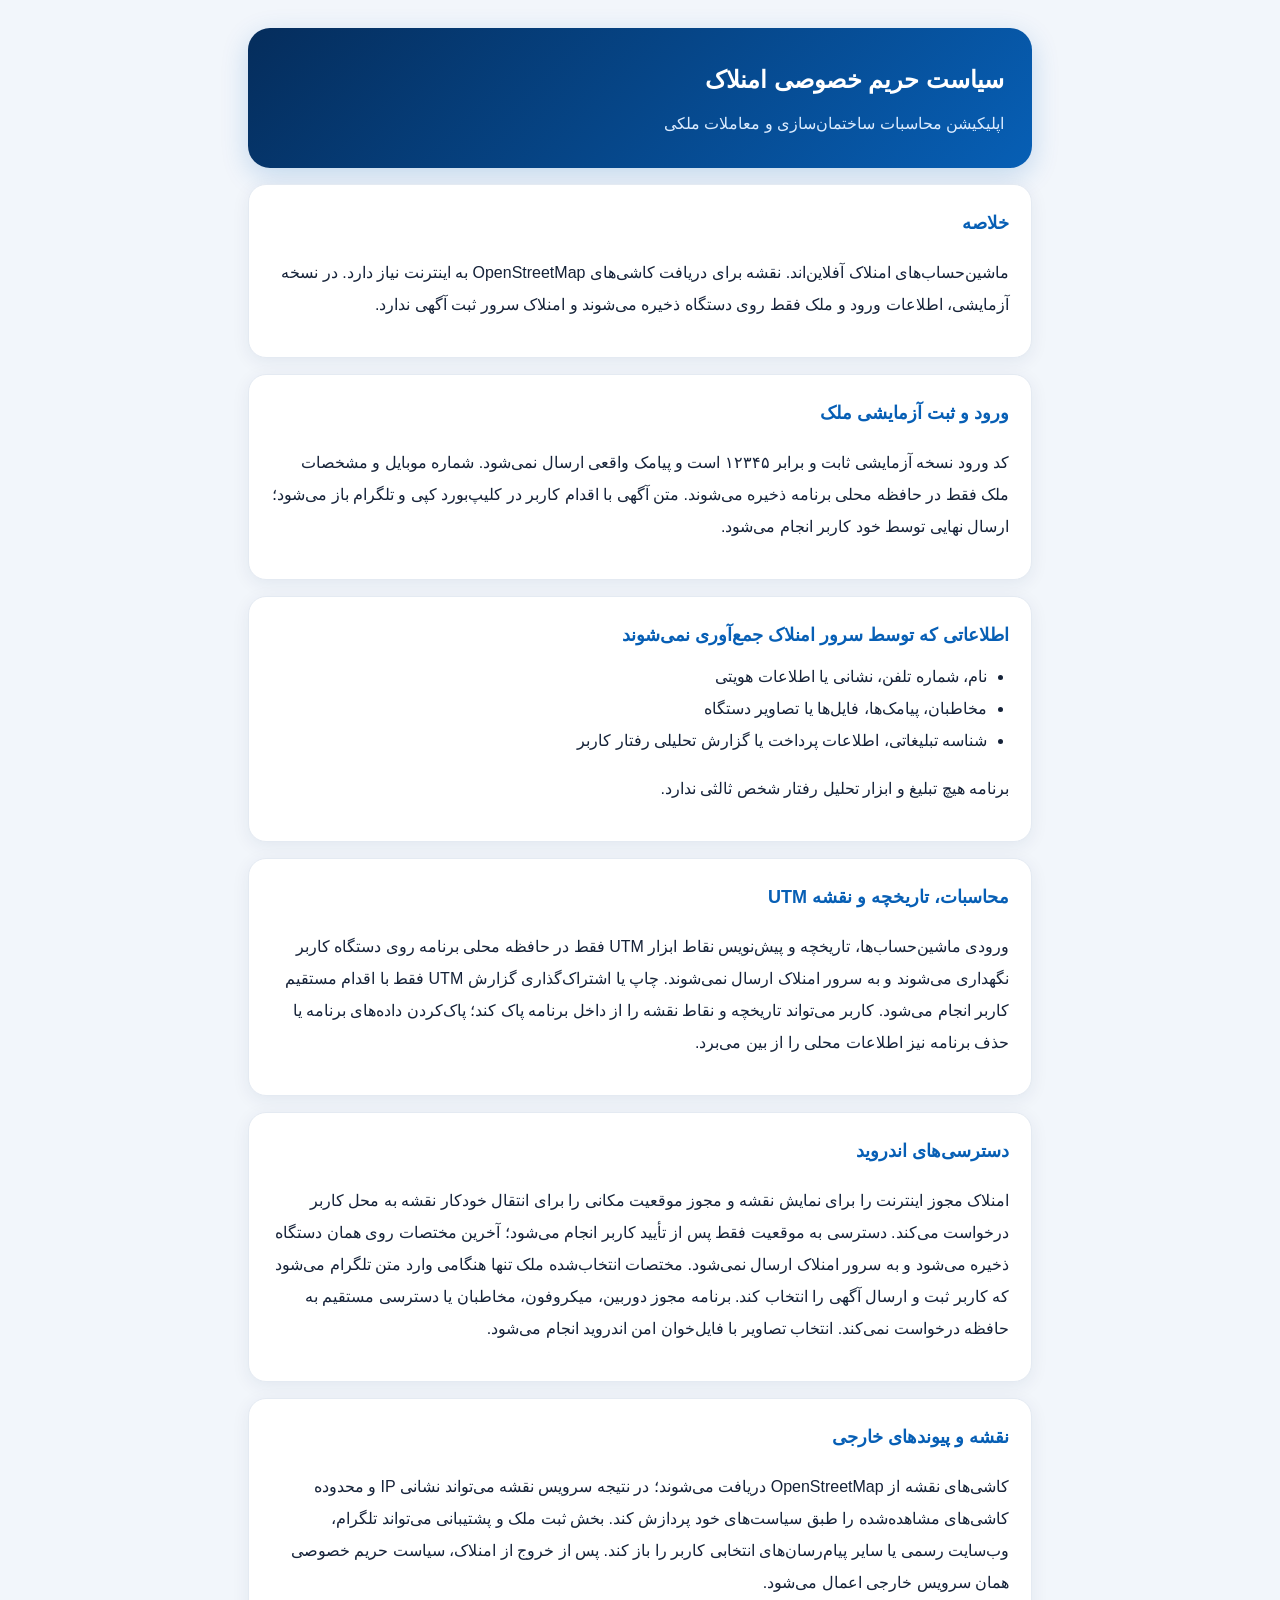
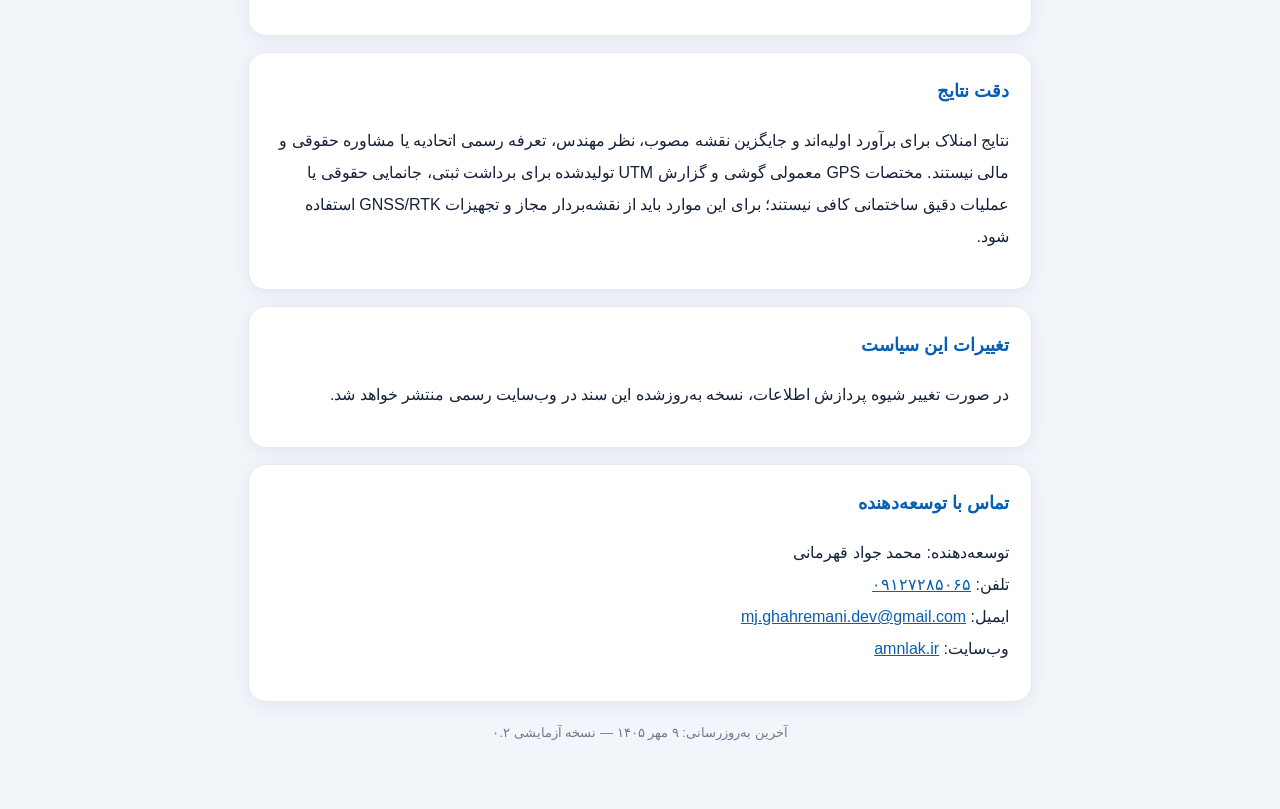
<file: store-assets/privacy-policy-fa.html>
<!doctype html>
<html lang="fa" dir="rtl">
<head>
<meta charset="utf-8">
<meta name="viewport" content="width=device-width,initial-scale=1">
<title>سیاست حریم خصوصی امنلاک</title>
<style>
*{box-sizing:border-box}body{margin:0;background:#f2f6fb;color:#152238;font-family:Tahoma,Arial,sans-serif;line-height:2}.wrap{max-width:820px;margin:0 auto;padding:28px 18px 50px}.head{background:linear-gradient(135deg,#052d5c,#075fb5);color:#fff;border-radius:22px;padding:28px;box-shadow:0 8px 28px #075fb533}.head h1{margin:0 0 4px}.head p{margin:0;color:#dcecff}.card{background:#fff;border:1px solid #e4eaf2;border-radius:18px;padding:20px 22px;margin-top:16px;box-shadow:0 4px 18px #0b2d5a12}.card h2{font-size:18px;margin:0 0 8px;color:#075fb5}.card ul{margin:4px 0;padding-right:22px}a{color:#075fb5}.date{font-size:13px;color:#6b7a90;margin-top:18px;text-align:center}</style>
</head>
<body><main class="wrap">
<section class="head"><h1>سیاست حریم خصوصی امنلاک</h1><p>اپلیکیشن محاسبات ساختمان‌سازی و معاملات ملکی</p></section>
<section class="card"><h2>خلاصه</h2><p>ماشین‌حساب‌های امنلاک آفلاین‌اند. نقشه برای دریافت کاشی‌های OpenStreetMap به اینترنت نیاز دارد. در نسخه آزمایشی، اطلاعات ورود و ملک فقط روی دستگاه ذخیره می‌شوند و امنلاک سرور ثبت آگهی ندارد.</p></section>
<section class="card"><h2>ورود و ثبت آزمایشی ملک</h2><p>کد ورود نسخه آزمایشی ثابت و برابر ۱۲۳۴۵ است و پیامک واقعی ارسال نمی‌شود. شماره موبایل و مشخصات ملک فقط در حافظه محلی برنامه ذخیره می‌شوند. متن آگهی با اقدام کاربر در کلیپ‌بورد کپی و تلگرام باز می‌شود؛ ارسال نهایی توسط خود کاربر انجام می‌شود.</p></section>
<section class="card"><h2>اطلاعاتی که توسط سرور امنلاک جمع‌آوری نمی‌شوند</h2><ul><li>نام، شماره تلفن، نشانی یا اطلاعات هویتی</li><li>مخاطبان، پیامک‌ها، فایل‌ها یا تصاویر دستگاه</li><li>شناسه تبلیغاتی، اطلاعات پرداخت یا گزارش تحلیلی رفتار کاربر</li></ul><p>برنامه هیچ تبلیغ و ابزار تحلیل رفتار شخص ثالثی ندارد.</p></section>
<section class="card"><h2>محاسبات، تاریخچه و نقشه UTM</h2><p>ورودی ماشین‌حساب‌ها، تاریخچه و پیش‌نویس نقاط ابزار UTM فقط در حافظه محلی برنامه روی دستگاه کاربر نگهداری می‌شوند و به سرور امنلاک ارسال نمی‌شوند. چاپ یا اشتراک‌گذاری گزارش UTM فقط با اقدام مستقیم کاربر انجام می‌شود. کاربر می‌تواند تاریخچه و نقاط نقشه را از داخل برنامه پاک کند؛ پاک‌کردن داده‌های برنامه یا حذف برنامه نیز اطلاعات محلی را از بین می‌برد.</p></section>
<section class="card"><h2>دسترسی‌های اندروید</h2><p>امنلاک مجوز اینترنت را برای نمایش نقشه و مجوز موقعیت مکانی را برای انتقال خودکار نقشه به محل کاربر درخواست می‌کند. دسترسی به موقعیت فقط پس از تأیید کاربر انجام می‌شود؛ آخرین مختصات روی همان دستگاه ذخیره می‌شود و به سرور امنلاک ارسال نمی‌شود. مختصات انتخاب‌شده ملک تنها هنگامی وارد متن تلگرام می‌شود که کاربر ثبت و ارسال آگهی را انتخاب کند. برنامه مجوز دوربین، میکروفون، مخاطبان یا دسترسی مستقیم به حافظه درخواست نمی‌کند. انتخاب تصاویر با فایل‌خوان امن اندروید انجام می‌شود.</p></section>
<section class="card"><h2>نقشه و پیوندهای خارجی</h2><p>کاشی‌های نقشه از OpenStreetMap دریافت می‌شوند؛ در نتیجه سرویس نقشه می‌تواند نشانی IP و محدوده کاشی‌های مشاهده‌شده را طبق سیاست‌های خود پردازش کند. بخش ثبت ملک و پشتیبانی می‌تواند تلگرام، وب‌سایت رسمی یا سایر پیام‌رسان‌های انتخابی کاربر را باز کند. پس از خروج از امنلاک، سیاست حریم خصوصی همان سرویس خارجی اعمال می‌شود.</p></section>
<section class="card"><h2>دقت نتایج</h2><p>نتایج امنلاک برای برآورد اولیه‌اند و جایگزین نقشه مصوب، نظر مهندس، تعرفه رسمی اتحادیه یا مشاوره حقوقی و مالی نیستند. مختصات GPS معمولی گوشی و گزارش UTM تولیدشده برای برداشت ثبتی، جانمایی حقوقی یا عملیات دقیق ساختمانی کافی نیستند؛ برای این موارد باید از نقشه‌بردار مجاز و تجهیزات GNSS/RTK استفاده شود.</p></section>
<section class="card"><h2>تغییرات این سیاست</h2><p>در صورت تغییر شیوه پردازش اطلاعات، نسخه به‌روزشده این سند در وب‌سایت رسمی منتشر خواهد شد.</p></section>
<section class="card"><h2>تماس با توسعه‌دهنده</h2><p>توسعه‌دهنده: محمد جواد قهرمانی<br>تلفن: <a href="tel:+989127285065">۰۹۱۲۷۲۸۵۰۶۵</a><br>ایمیل: <a href="mailto:mj.ghahremani.dev@gmail.com">mj.ghahremani.dev@gmail.com</a><br>وب‌سایت: <a href="https://amnlak.ir">amnlak.ir</a></p></section>
<p class="date">آخرین به‌روزرسانی: ۹ مهر ۱۴۰۵ — نسخه آزمایشی ۰.۲</p>
</main></body></html>
</file>
